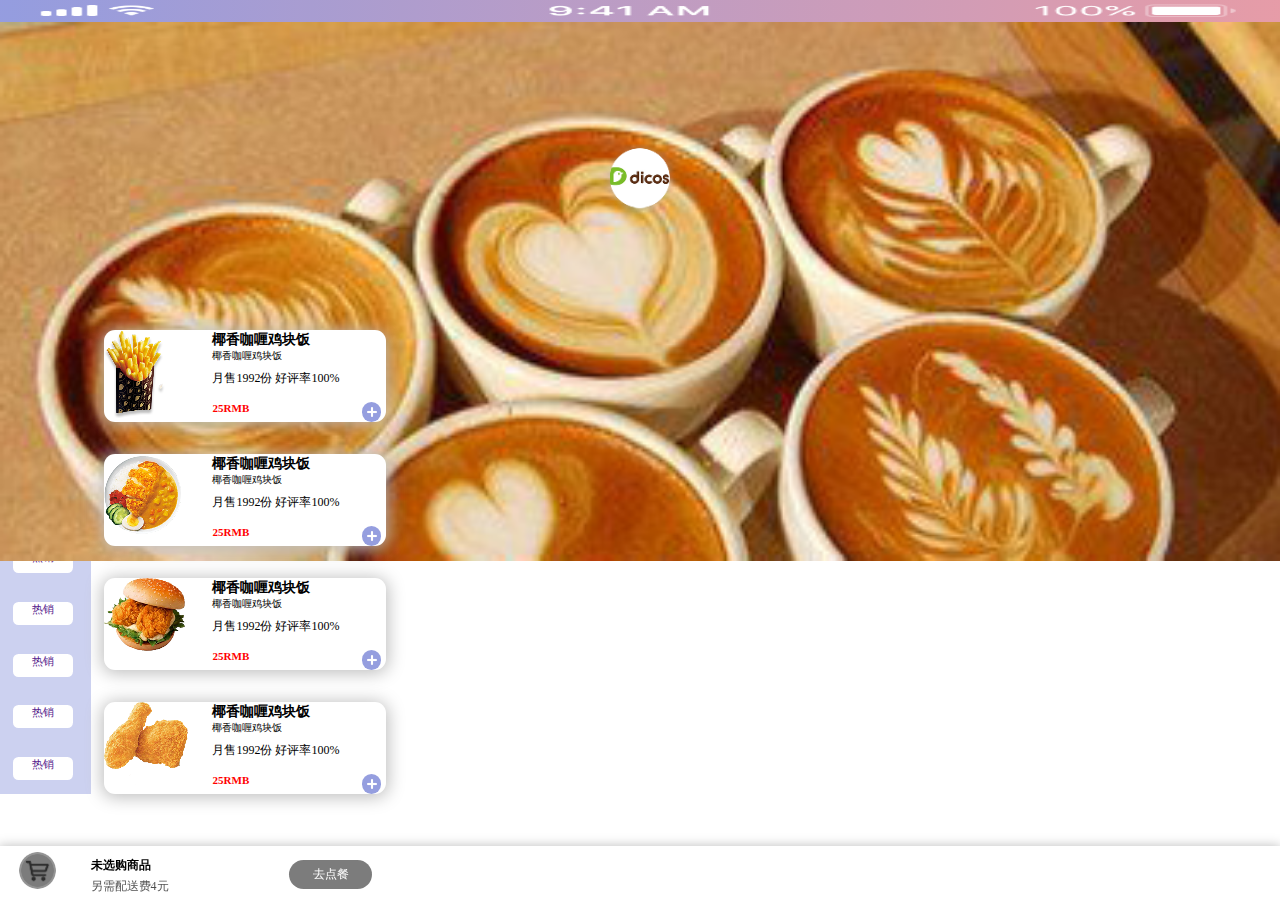
<file: busniess.html>
<!DOCTYPE html>
<html lang="en">
<head>
    <meta charset="UTF-8">
    <meta name="viewport" content="width=device-width">
    <link rel="stylesheet" href="./css/busniess.css">
    <title>busniess</title>
</head>
<body>
    <div class="top">
        <img src="./images/header.png" alt="">
    </div>
    <header class="header">
        <div class="container">
            <img src="./images/busniess/Bheader.png" alt="">
            <a href="">
                <i></i>
            </a>
        </div>
        <div class="bottom">
            <img src="./images/busniess/title.png" alt="">
        </div>
    </header>
<!--header-->
    <div class="title">
        <h3>德克士(太原千峰店)</h3>
        <span>评价4.7</span><span>月售871单</span><span>商家配送约27分钟</span>
        <p>公告：欢迎光临，用餐高峰期提前下单，谢谢！</p>
    </div>
    <div id="box">
        <header id="headerTop">
            <a href="" style="color: rgb(0,0,0)">点餐</a>
            <a href="">评价</a>
            <a href="">商家</a>
        </header>
        <main id="main">
            <aside class="left">
                <ul>
                    <li>
                        <a href="">热销</a>
                    </li>
                    <li>
                       <a href="">热销</a>
                   </li>
                    <li>
                        <a href="">热销</a>
                    </li>
                    <li>
                        <a href="">热销</a>
                    </li>
                    <li>
                        <a href="">热销</a>
                    </li>
                    <li>
                        <a href="">热销</a>
                    </li>
                    <li>
                        <a href="">热销</a>
                    </li>
                    <li>
                        <a href="">热销</a>
                    </li>
                    <li>
                        <a href="">热销</a>
                    </li>
                </ul>
            </aside>
            <article class="right">
                <ul>
                    <li>
                        <a href="">
                            <img src="./images/busniess/list1.png" alt="">
                        </a>
                        <h3>椰香咖喱鸡块饭</h3>
                        <p>椰香咖喱鸡块饭</p>
                        <span>月售1992份  好评率100%</span>
                        <b>25RMB</b>
                        <a href="" class="jia">
                            <img src="./images/busniess/jia.png" alt="">
                        </a>
                    </li>
                    <li>
                        <a href="">
                            <img src="./images/busniess/list2.png" alt="">
                        </a>
                        <h3>椰香咖喱鸡块饭</h3>
                        <p>椰香咖喱鸡块饭</p>
                        <span>月售1992份  好评率100%</span>
                        <b>25RMB</b>
                        <a href="" class="jia">
                            <img src="./images/busniess/jia.png" alt="">
                        </a>
                    </li>
                    <li>
                        <a href="">
                            <img src="./images/busniess/list3.png" alt="">
                        </a>
                        <h3>椰香咖喱鸡块饭</h3>
                        <p>椰香咖喱鸡块饭</p>
                        <span>月售1992份  好评率100%</span>
                        <b>25RMB</b>
                        <a href="" class="jia">
                            <img src="./images/busniess/jia.png" alt="">
                        </a>
                    </li>
                    <li>
                        <a href="">
                            <img src="./images/busniess/list4.png" alt="">
                        </a>
                        <h3>椰香咖喱鸡块饭</h3>
                        <p>椰香咖喱鸡块饭</p>
                        <span>月售1992份  好评率100%</span>
                        <b>25RMB</b>
                        <a href="" class="jia">
                            <img src="./images/busniess/jia.png" alt="">
                        </a>
                    </li>
                </ul>
            </article>
        </main>
    </div>
<!--center-->
    <footer id="footer">
        <img src="./images/busniess/car1.png" alt="">
        <b>未选购商品</b>
        <p>另需配送费4元</p>
        <a href="">去点餐</a>
    </footer>
<!--footer-->
</body>
</html>
</file>
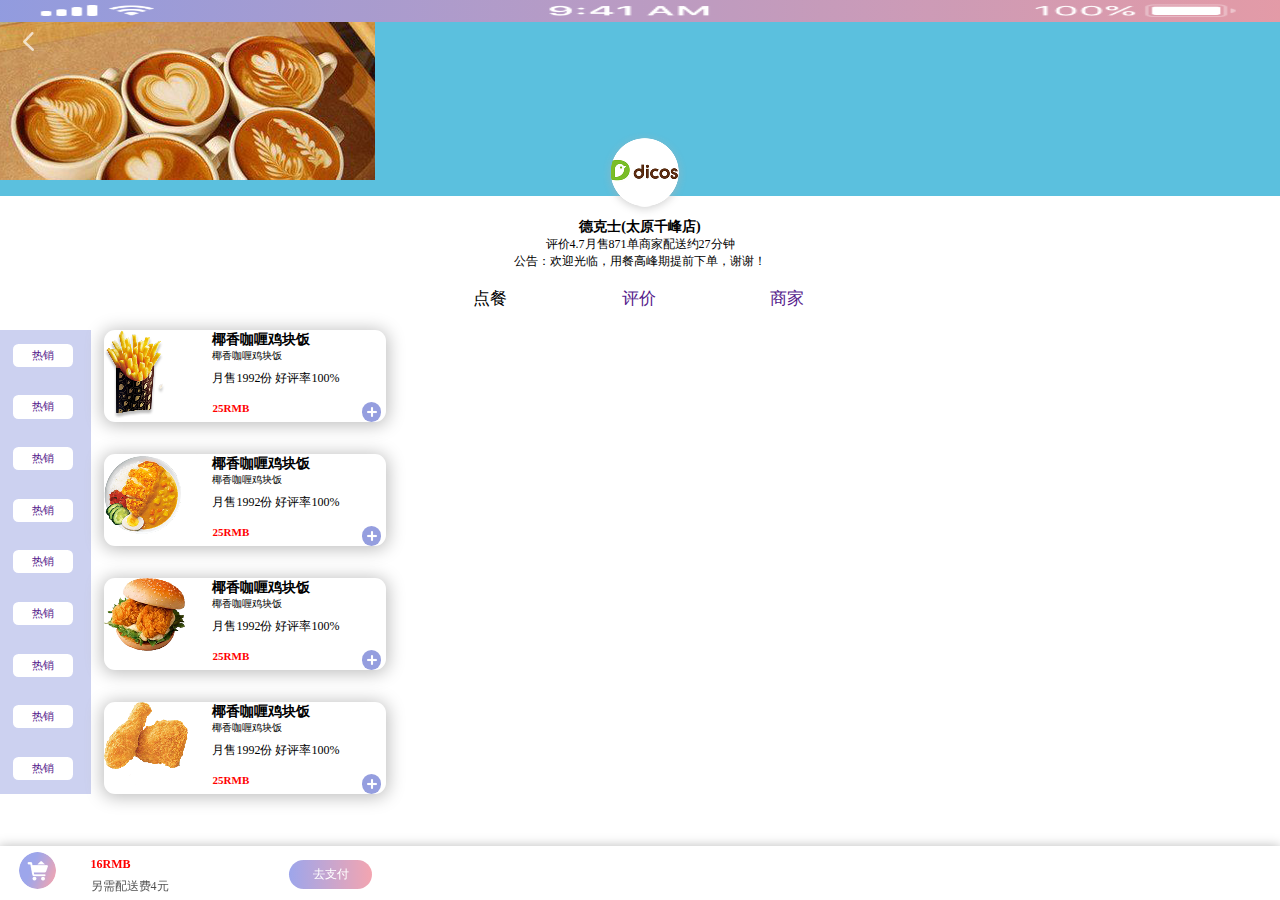
<file: busniess1.html>
<!DOCTYPE html>
<html lang="en">
<head>
    <meta charset="UTF-8">
    <meta name="viewport" content="width=device-width">
    <link rel="stylesheet" href="./css/busniess1.css">
    <title>busniess</title>
</head>
<body>

    <header class="header">
        <div class="top">
            <img src="./images/header.png" alt="">
        </div>
        <div class="container">
            <img src="./images/busniess/Bheader.png" alt="" class="topImg">
            <div class="returnBox">
                <a href="index.html"><img src="./images/return.png" alt=""></a>
            </div>
        </div>
        <div class="bottom">
            <img src="./images/busniess/title.png" alt="">
        </div>
    </header>
<!--header-->
    <div class="title">
        <h3>德克士(太原千峰店)</h3>
        <span>评价4.7</span><span>月售871单</span><span>商家配送约27分钟</span>
        <p>公告：欢迎光临，用餐高峰期提前下单，谢谢！</p>
    </div>
    <div id="box">
        <header id="headerTop">
            <a href="" style="color: rgb(0,0,0)">点餐</a>
            <a href="">评价</a>
            <a href="">商家</a>
        </header>
        <main id="main">
            <aside class="left">
                <ul>
                    <li>
                        <a href="">热销</a>
                    </li>
                    <li>
                       <a href="">热销</a>
                   </li>
                    <li>
                        <a href="">热销</a>
                    </li>
                    <li>
                        <a href="">热销</a>
                    </li>
                    <li>
                        <a href="">热销</a>
                    </li>
                    <li>
                        <a href="">热销</a>
                    </li>
                    <li>
                        <a href="">热销</a>
                    </li>
                    <li>
                        <a href="">热销</a>
                    </li>
                    <li>
                        <a href="">热销</a>
                    </li>
                </ul>
            </aside>
            <article class="right">
                <ul>
                    <li>
                        <a href="">
                            <img src="./images/busniess/list1.png" alt="">
                        </a>
                        <h3>椰香咖喱鸡块饭</h3>
                        <p>椰香咖喱鸡块饭</p>
                        <span>月售1992份  好评率100%</span>
                        <b>25RMB</b>
                        <a href="" class="jia">
                            <img src="./images/busniess/jia.png" alt="">
                        </a>
                    </li>
                    <li>
                        <a href="">
                            <img src="./images/busniess/list2.png" alt="">
                        </a>
                        <h3>椰香咖喱鸡块饭</h3>
                        <p>椰香咖喱鸡块饭</p>
                        <span>月售1992份  好评率100%</span>
                        <b>25RMB</b>
                        <a href="" class="jia">
                            <img src="./images/busniess/jia.png" alt="">
                        </a>
                    </li>
                    <li>
                        <a href="">
                            <img src="./images/busniess/list3.png" alt="">
                        </a>
                        <h3>椰香咖喱鸡块饭</h3>
                        <p>椰香咖喱鸡块饭</p>
                        <span>月售1992份  好评率100%</span>
                        <b>25RMB</b>
                        <a href="" class="jia">
                            <img src="./images/busniess/jia.png" alt="">
                        </a>
                    </li>
                    <li>
                        <a href="">
                            <img src="./images/busniess/list4.png" alt="">
                        </a>
                        <h3>椰香咖喱鸡块饭</h3>
                        <p>椰香咖喱鸡块饭</p>
                        <span>月售1992份  好评率100%</span>
                        <b>25RMB</b>
                        <a href="" class="jia">
                            <img src="./images/busniess/jia.png" alt="">
                        </a>
                    </li>
                </ul>
            </article>
        </main>
    </div>
<!--center-->
    <footer id="footer">
        <img src="./images/busniess/ca2.png" alt="">
        <b>16RMB</b>
        <p>另需配送费4元</p>
        <a href="firm order.html">去支付</a>
    </footer>
<!--footer-->
</body>
</html>
</file>
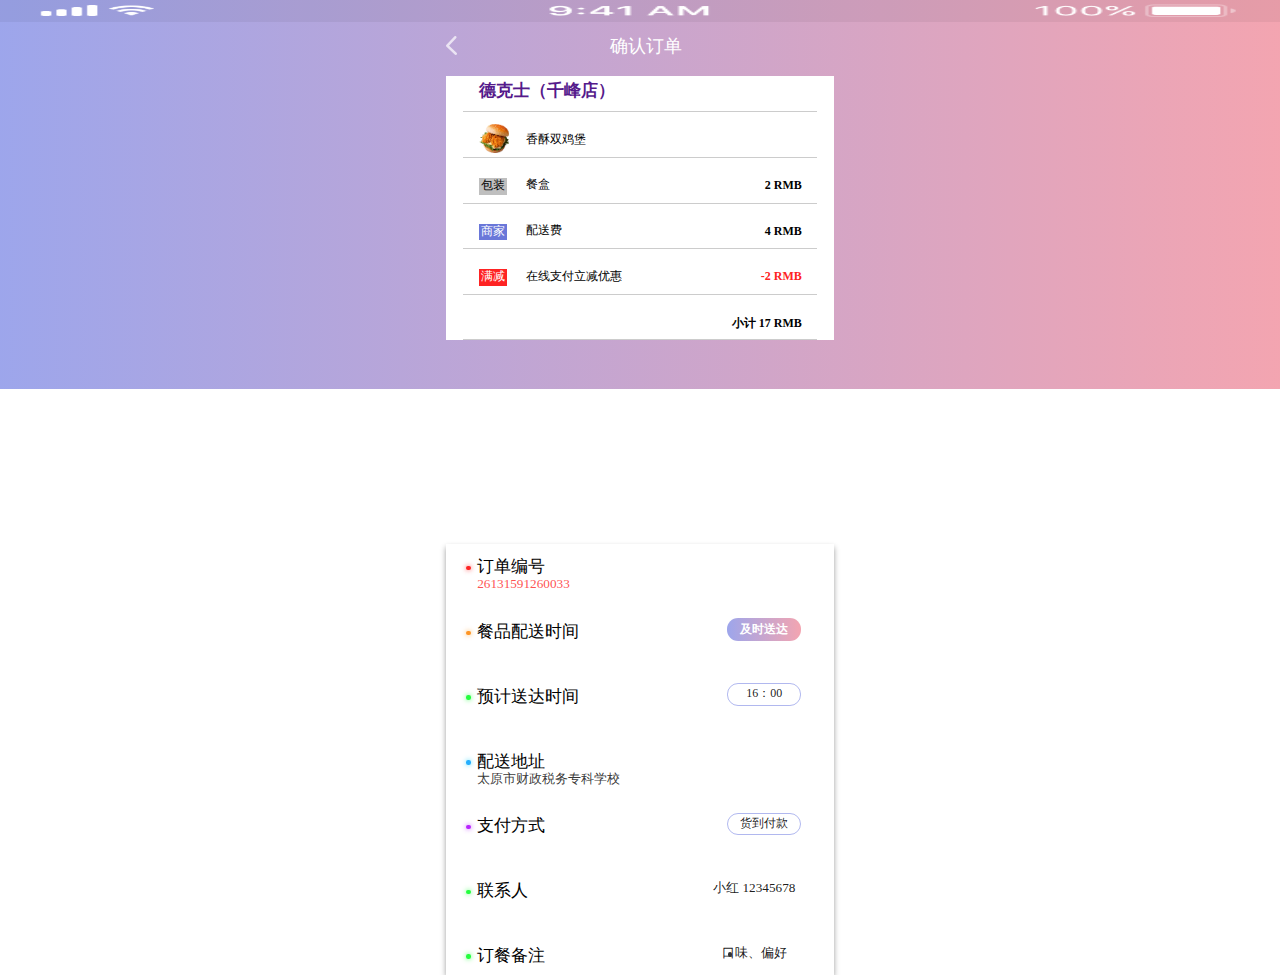
<file: firm order.html>
<!DOCTYPE html>
<html lang="en">
<head>
    <meta charset="UTF-8">
    <meta name="viewport" content="width=device-width">
    <link rel="stylesheet" href="./css/firm order.css">
    <title>firm order</title>
</head>
<body>
    <header class="header">
        <div class="top">
            <img src="./images/header.png" alt="">
        </div>
        <div class="container">
            <div class="topBar">
                <div class="returnBox">
                    <img src="./images/return.png" alt="">
                </div>
                <p>确认订单</p>
                <div class="firm">
                    <ul>
                        <li>
                            <a href="">德克士（千峰店）</a>
                        </li>
                        <li>
                            <img src="./images/busniess/list3.png" alt="">
                            <p>香酥双鸡堡</p>
                        </li>
                        <li>
                            <span>包装</span>
                            <p>餐盒</p>
                            <b>2 RMB</b>
                        </li>
                        <li>
                            <span style="background: rgb(106,119,217);color: #ffffff">商家</span>
                            <p>配送费</p>
                            <b>4 RMB</b>
                        </li>
                        <li>
                            <span style="background: rgb(254,35,35);color: #ffffff">满减</span>
                            <p>在线支付立减优惠</p>
                            <b style="color: rgb(254,35,35)">-2 RMB</b>
                        </li>
                        <li>
                            <b>小计 17 RMB</b>
                        </li>
                    </ul>
                </div>
                <div class="orderInfo">
                    <ul>
                        <li>
                            <a href="">
                                <i class="i1"></i>
                                <p>订单编号</p>
                                <span>26131591260033</span>
                            </a>
                        </li>
                        <li>
                            <a href="">
                                <i class="i2"></i>
                                <p>餐品配送时间</p>
                                <b class="li1">及时送达</b>
                            </a>
                        </li>
                        <li>
                            <a href="">
                                <i class="i3"></i>
                                <p>预计送达时间</p>
                                <b class="li3">16：00</b>
                            </a>
                        </li>
                        <li>
                            <a href="">
                                <i class="i4"></i>
                                <p>配送地址</p>
                                <span style="color: rgba(0,0,0,0.8)">太原市财政税务专科学校</span>
                                <b></b>
                            </a>
                        </li>
                        <li>
                            <a href="">
                                <i class="i5"></i>
                                <p>支付方式</p>
                                <b class="li3">货到付款</b>
                            </a>
                        </li>
                        <li>
                            <a href="">
                                <i class="i3"></i>
                                <p>联系人</p>
                                <b class="li2">小红 12345678</b>
                            </a>
                        </li>
                        <li>
                            <a href="">
                                <i class="i3"></i>
                                <p>订餐备注</p>
                                <b class="li2">口味、偏好<i class="iconfont icon-arrowright i6">
                                </i></b>
                            </a>
                        </li>
                    </ul>
                </div>
            </div>
        </div>
    </header>
<!--header-->
    <div class="firmPay">
        <p>确认支付</p>
    </div>
<!--footer-->
</body>
</html>
</file>
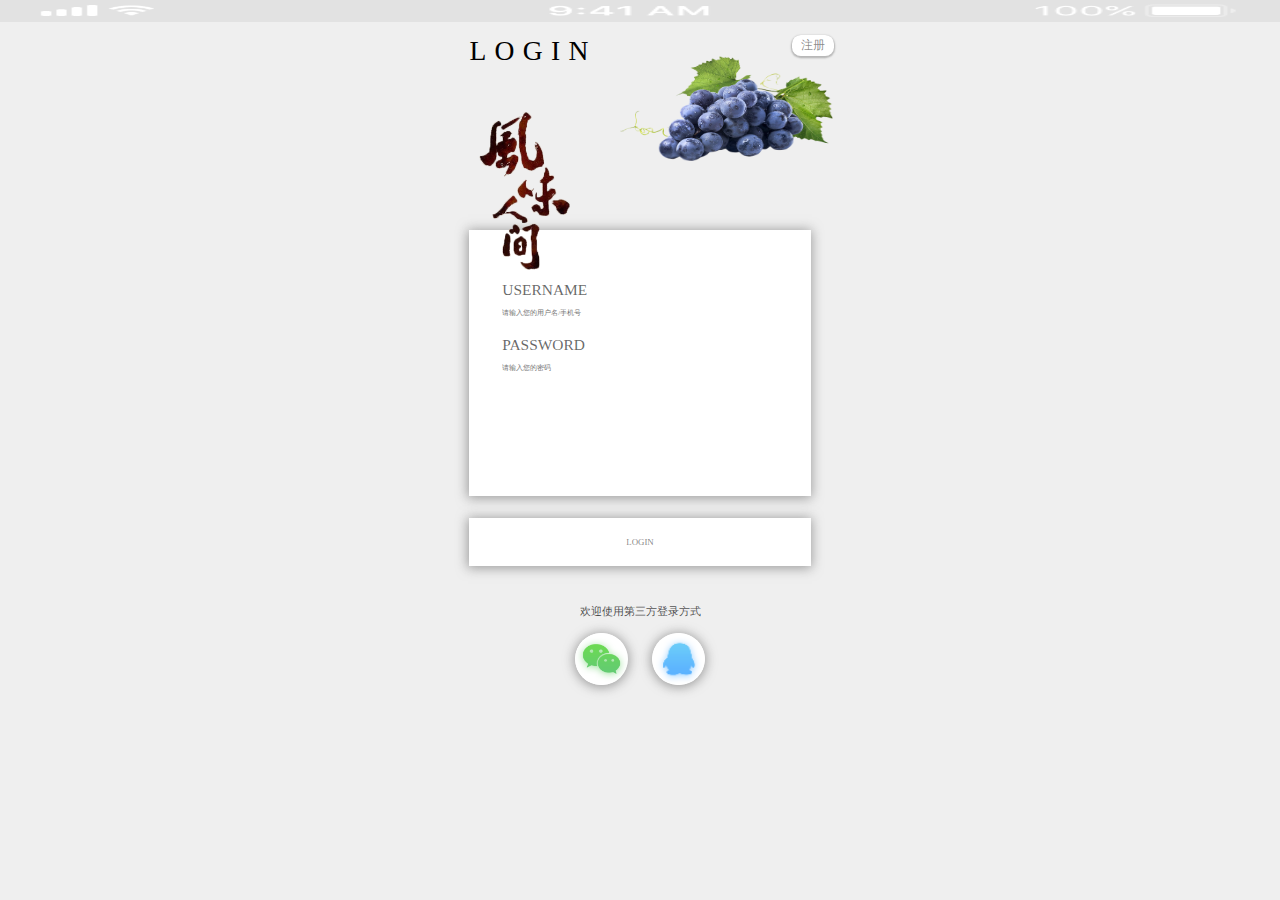
<file: login.html>
<!DOCTYPE html>
<html lang="en">
<head>
    <meta charset="UTF-8">
    <meta name="viewport" content="width=device-width">
    <title>login</title>
    <link rel="stylesheet" href="./css/login.css">
</head>
<body>
    <header class="header">
        <div class="top">
            <img src="./images/header.png" alt="">
        </div>
        <div class="loginBox">
            <span>LOGIN</span>
            <a href="sign up.html">注册</a>
        </div>
        <div class="container">
            <img class="head2" src="./images/login/head2.png" alt="">
            <img class="head1" src="./images/login/head1.png" alt="">
        <!--</div>-->
    </header>
<!--header-->
    <ul class="list">
        <li>
            <h3>USERNAME</h3>
            <input type="text" placeholder="请输入您的用户名/手机号">
        </li>
        <li>
            <h3>PASSWORD</h3>
            <input type="password" placeholder="请输入您的密码">
        </li>
        <li></li>
    </ul>
<!--write-->
    <div class="login">
        <a href="index.html"><p>LOGIN</p></a>
    </div>
<!--login-->
    <div class="other">
        <p>欢迎使用第三方登录方式</p>
        <div class="otherBox">
            <a href="">
                <img src="./images/login/wechat.png" alt="">
            </a>
            <a href="">
                <img src="./images/login/qq.png" alt="">
            </a>
        </div>
    </div>
<!--other-->
</body>
</html>
</file>
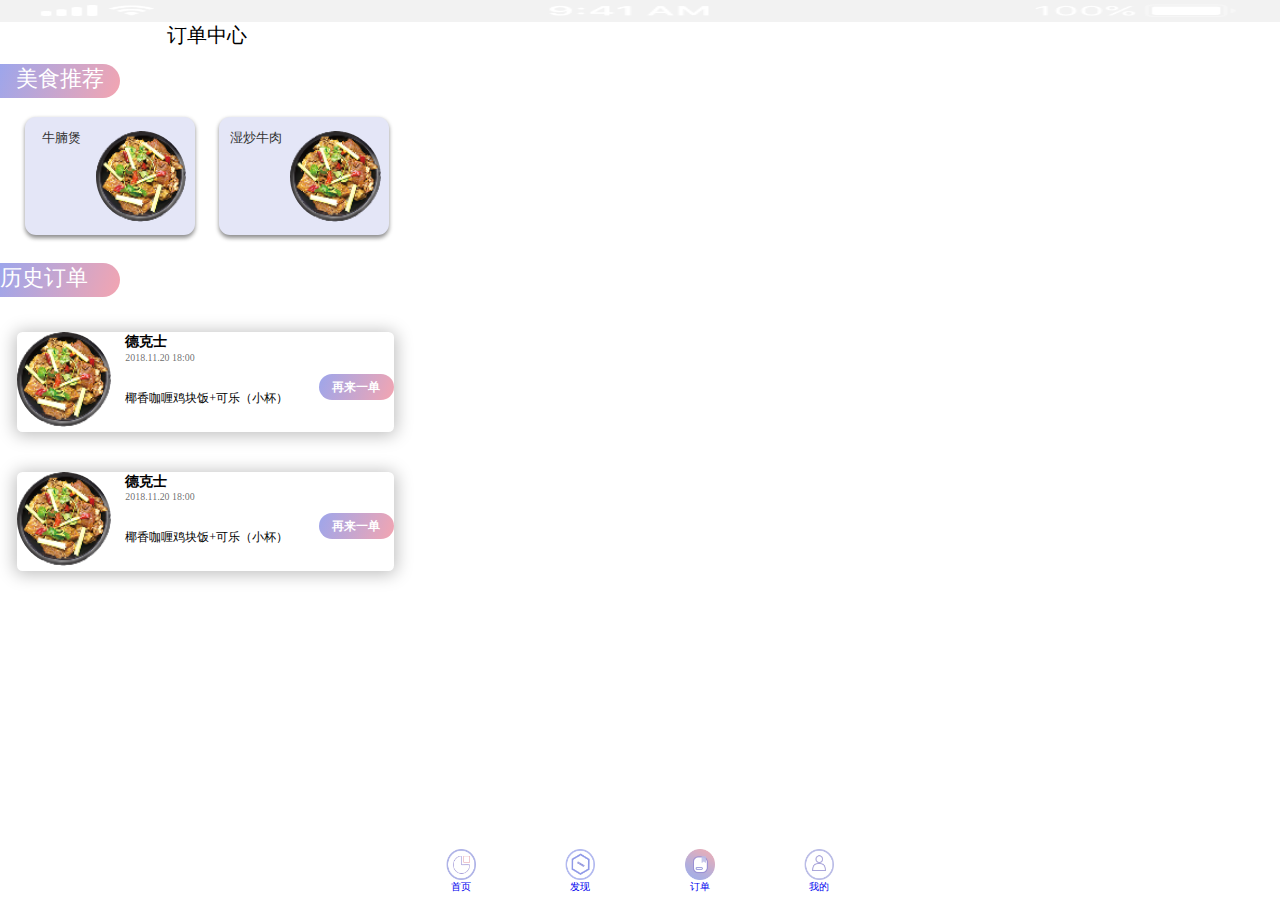
<file: order.html>
<!DOCTYPE html>
<html lang="en">
<head>
    <meta charset="UTF-8">
    <meta name="viewport" content="width=device-width">
    <link rel="stylesheet" href="./css/order.css">
    <title>order</title>
</head>
<body>
    <header class="header">
        <div class="top">
            <img src="./images/header.png" alt="">
        </div>
        <p>订单中心</p>
    </header>
<!--header-->
    <div class="recommend1">
        <p>美食推荐</p>
        <ul class="recommendItem">
            <li>
                <p>牛腩煲</p>
                <!--<span style="font-size: 0.18rem">88RMB</span>-->
                <img src="./images/niu.png" alt="">
            </li>
            <li>
                <p>湿炒牛肉</p>
                <!--<span style="font-size: 0.18rem">88RMB</span>-->
                <img src="./images/niu.png" alt="">
            </li>
        </ul>
    </div>
<!--美食推荐-->
    <div class="recommend2">
        <p>历史订单</p>
        <ul class="recommend2Item2">
            <li>
                <img src="./images/niu.png" alt="">
                <h3>德克士</h3>
                <p>2018.11.20 18:00</p>
                <span>椰香咖喱鸡块饭+可乐（小杯）</span>
                <b>再来一单</b>
            </li>
            <li>
                <img src="./images/niu.png" alt="">
                <h3>德克士</h3>
                <p>2018.11.20 18:00</p>
                <span>椰香咖喱鸡块饭+可乐（小杯）</span>
                <b>再来一单</b
            </li>
        </ul>
    </div>
    <!--历史订单-->
    <footer class="footer">
        <div class="footContainer">
            <a class="footBox" href="index.html">
                <img src="./images/foot5.png" alt="">
                <p>首页</p>
            </a>
            <a class="footBox" href="busniess.html">
                <img src="./images/foot2.png" alt="">
                <p>发现</p>
            </a>
            <a class="footBox" href="order.html">
                <img src="./images/foot7.png" alt="">
                <p>订单</p>
            </a>
            <a class="footBox" href="personal.html">
                <img src="./images/foot4.png" alt="">
                <p>我的</p>
            </a>
        </div>
    </footer>
</body>
</html>
</file>
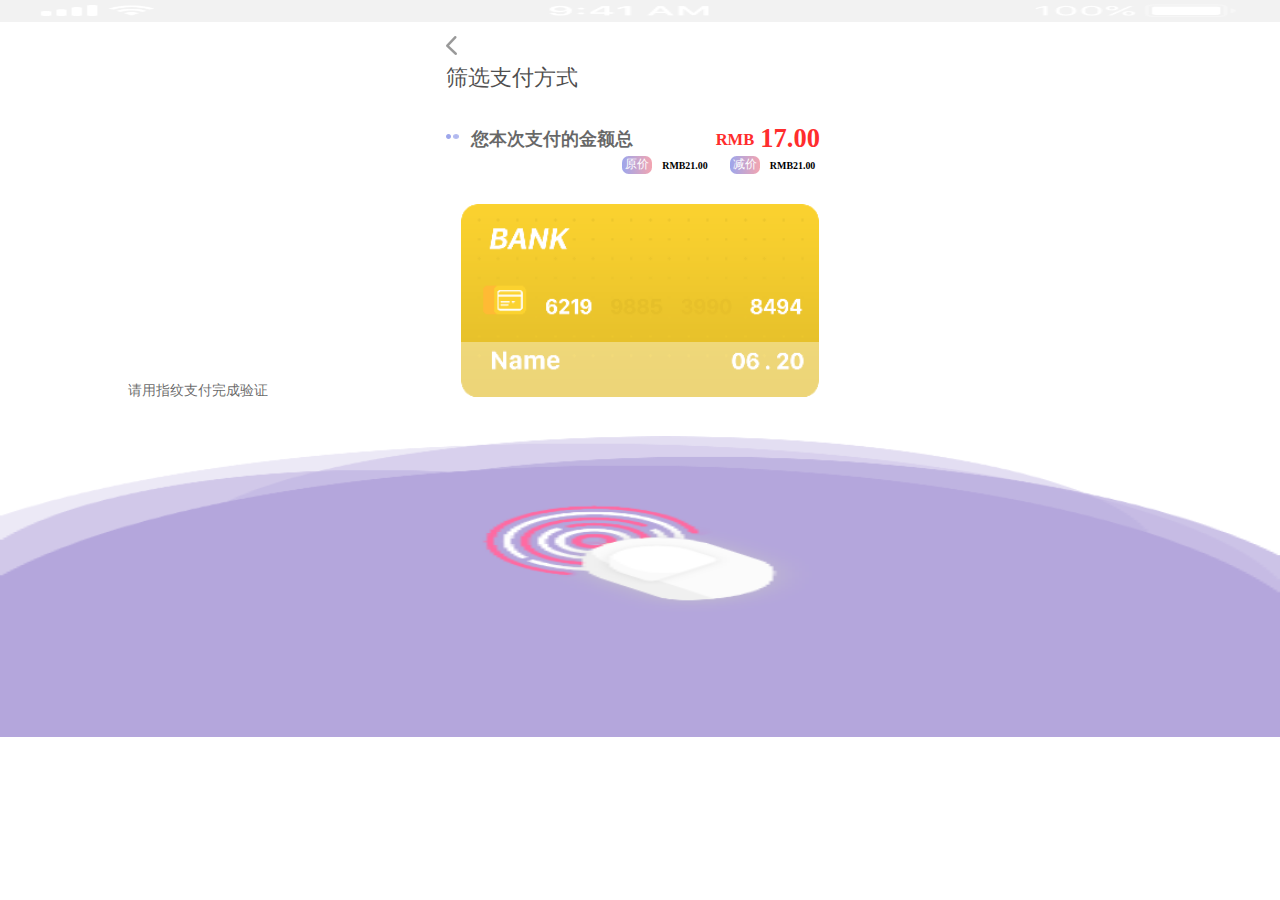
<file: pay.html>
<!DOCTYPE html>
<html lang="en">
<head>
    <meta charset="UTF-8">
    <meta name="viewport" content="width=device-width">
    <link rel="stylesheet" href="./css/pay.css">
    <title>pay</title>
</head>
<body>
    <header class="header">
        <div class="top">
            <img src="./images/header.png" alt="">
        </div>
        <div class="container">
            <div class="topBar">
                <div class="returnBox">
                    <img src="./images/pay/return.png" alt="">
                </div>
                <p>筛选支付方式</p>
            </div>
        </div>
    </header>
<!--header-->
    <div class="money">
        <div class="imgBox">
            <img src="./images/pay/1.png" alt="">
            <img src="./images/pay/2.png" alt="">
        </div>
        <h2>您本次支付的金额总</h2>
        <h3>RMB</h3>
        <span>17.00</span>
        <ul>
            <li>
                <p>原价</p>
                <b>RMB21.00</b>
            </li>
            <li>
                <p>减价</p>
                <b>RMB21.00</b>
            </li>
        </ul>
    </div>
    <img src="images/pay/card.png" alt="" class="bank">
<!--method-->
    <div id="pay">
        <p>请用指纹支付完成验证</p>
        <img src="images/pay/pay.png" alt="">
    </div>
<!---->
</body>
</html>
</file>
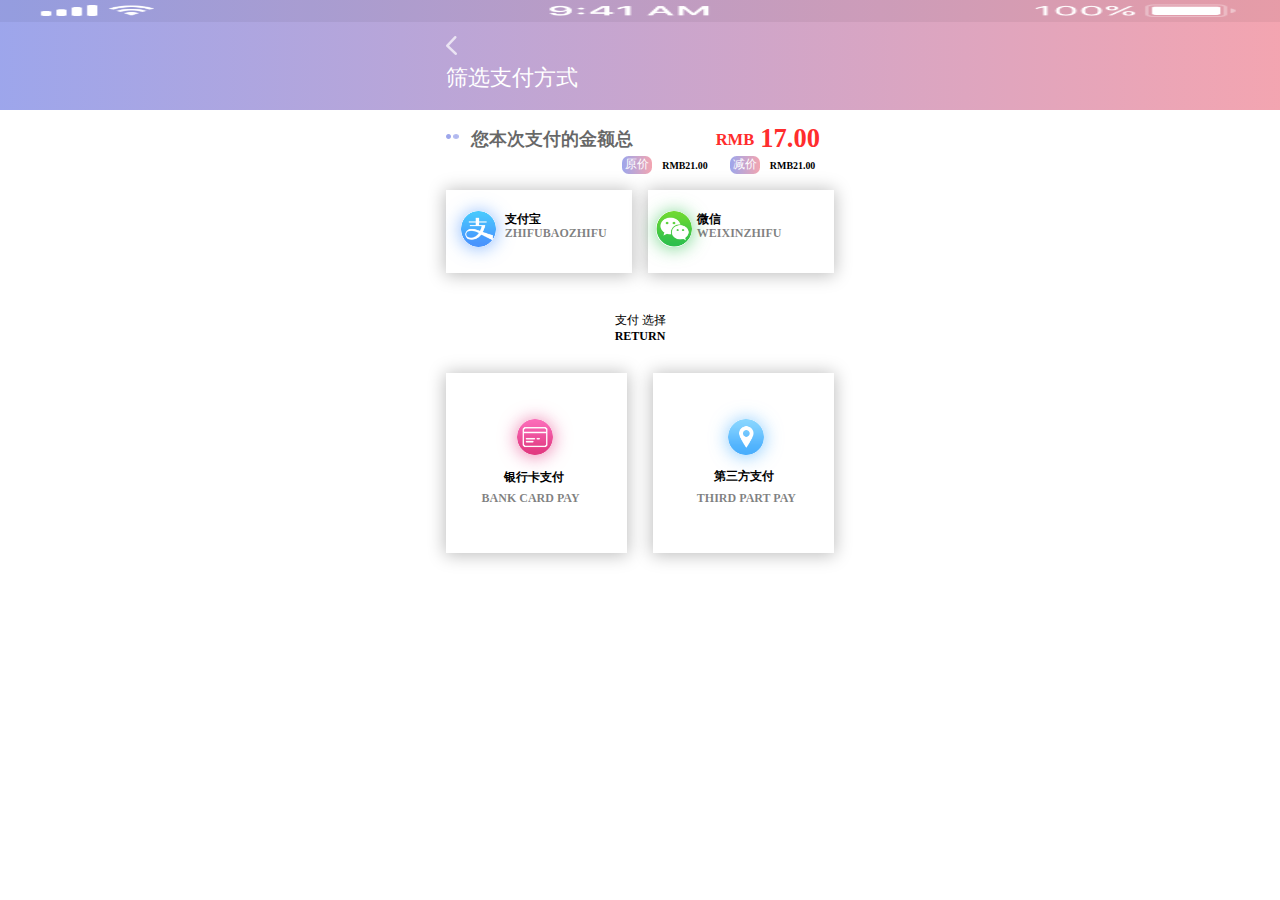
<file: payment method.html>
<!DOCTYPE html>
<html lang="en">
<head>
    <meta charset="UTF-8">
    <meta name="viewport" content="width=device-width">
    <link rel="stylesheet" href="./css/method.css">
    <title>payment method</title>
</head>
<body>
    <header class="header">
        <div class="top">
            <img src="./images/header.png" alt="">
        </div>
        <div class="container">
            <div class="topBar">
                <div class="returnBox">
                    <img src="./images/return.png" alt="">
                </div>
                <p>筛选支付方式</p>
            </div>
        </div>
    </header>
<!--header-->
    <div class="method">
        <div class="money">
            <div class="imgBox">
                <img src="./images/pay/1.png" alt="">
                <img src="./images/pay/2.png" alt="">
            </div>
            <h2>您本次支付的金额总</h2>
            <h3>RMB</h3>
            <span>17.00</span>
            <ul>
                <li>
                    <p>原价</p>
                    <b>RMB21.00</b>
                </li>
                <li>
                    <p>减价</p>
                    <b>RMB21.00</b>
                </li>
            </ul>
        </div>
        <div class="money2">
            <ul>
                <li>
                    <img src="./images/alipay.png" alt="">
                    <p>支付宝</p>
                    <b>ZHIFUBAOZHIFU</b>
                </li>
                <li class="list1">
                    <img src="./images/Wechat.png" alt="">
                    <p>微信</p>
                    <b>WEIXINZHIFU</b>
                </li>
            </ul>
        </div>
    </div>
<!--method-->
    <div class="choice">
        <div class="choice1">
            <p>支付 选择</p>
            <b>RETURN</b>
        </div>
        <div class="choiceList">
            <ul>
                <li>
                    <img src="./images/card.png" alt="">
                    <p>银行卡支付</p>
                    <b>BANK CARD PAY</b>
                </li>
                <li class="list2">
                    <img src="./images/other.png" alt="">
                    <p>第三方支付</p>
                    <b>THIRD PART PAY</b>
                </li>
            </ul>
        </div>
    </div>
<!---->
</body>
</html>
</file>
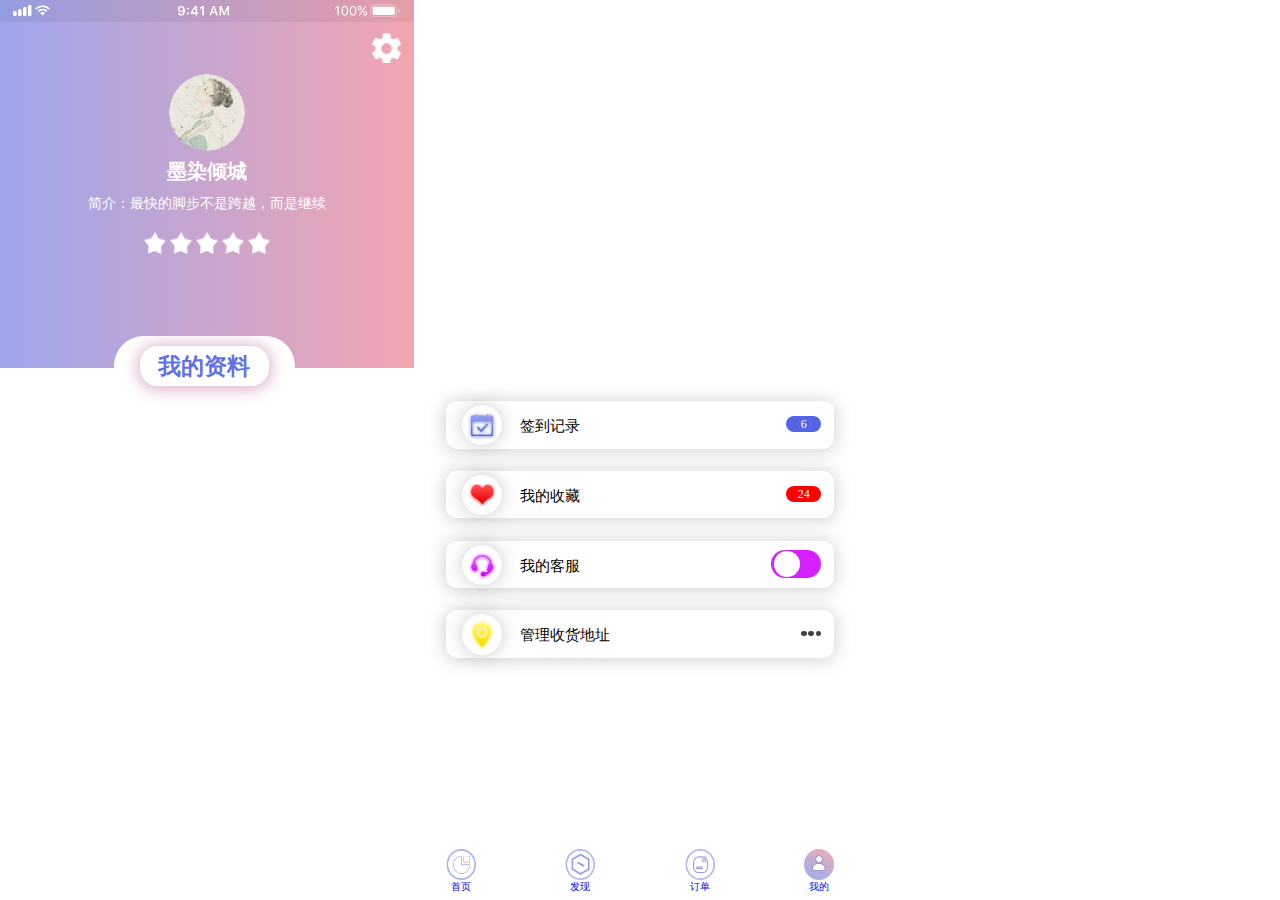
<file: personal.html>
<!DOCTYPE html>
<html lang="en">
<head>
    <meta charset="UTF-8">
    <meta name="viewport" content="width=device-width">
    <link rel="stylesheet" href="./css/personal.css">
    <title>personal</title>
</head>
<body>
    <header class="header">
        <div class="top">
            <img src="./images/header.png" alt="">
        </div>
        <div class="container">
            <div class="topBar">
                <div class="setBox">
                    <a href="">
                        <img src="./images/personal/set.png" alt="">
                    </a>
                </div>
                <div class="personal">
                    <img src="./images/personal/head.png" alt="">
                    <b>墨染倾城</b>
                    <p>简介：最快的脚步不是跨越，而是继续</p>
                    <span><img src="./images/personal/star.png" alt=""></span>
                </div>
                <div class="per">
                    <p>我的资料</p>
                </div>
            </div>
        </div>
    </header>
<!--header-->
    <div class="info">
        <ul>
            <li>
                <img src="./images/personal/p1.png" alt="">
                <p>签到记录</p>
                <span>6</span>
            </li>
            <li>
                <img src="./images/personal/p2.png" alt="">
                <p>我的收藏</p>
                <span style="background: red">24</span>
            </li>
            <li>
                <img src="./images/personal/p3.png" alt="">
                <p>我的客服</p>
                <div class="serBox">
                    <div class="serIn"></div>
                </div>
            </li>
            <li>
                <img src="./images/personal/p4.png" alt="">
                <p>管理收货地址</p>
                <div class="adBox">
                    <div class="adIn"></div>
                    <div class="adIn"></div>
                    <div class="adIn"></div>
                </div>
            </li>
        </ul>
    </div>
<!--美食推荐-->
    <footer class="footer">
        <div class="footContainer">
            <a class="footBox" href="index.html">
                <img src="./images/foot5.png" alt="">
                <p>首页</p>
            </a>
            <a class="footBox" href="busniess.html">
                <img src="./images/foot2.png" alt="">
                <p>发现</p>
            </a>
            <a class="footBox" href="order.html">
                <img src="./images/foot3.png" alt="">
                <p>订单</p>
            </a>
            <a class="footBox" href="personal.html">
                <img src="images/foot6.png" alt="">
                <p>我的</p>
            </a>
        </div>
    </footer>
</body>
</html>
</file>
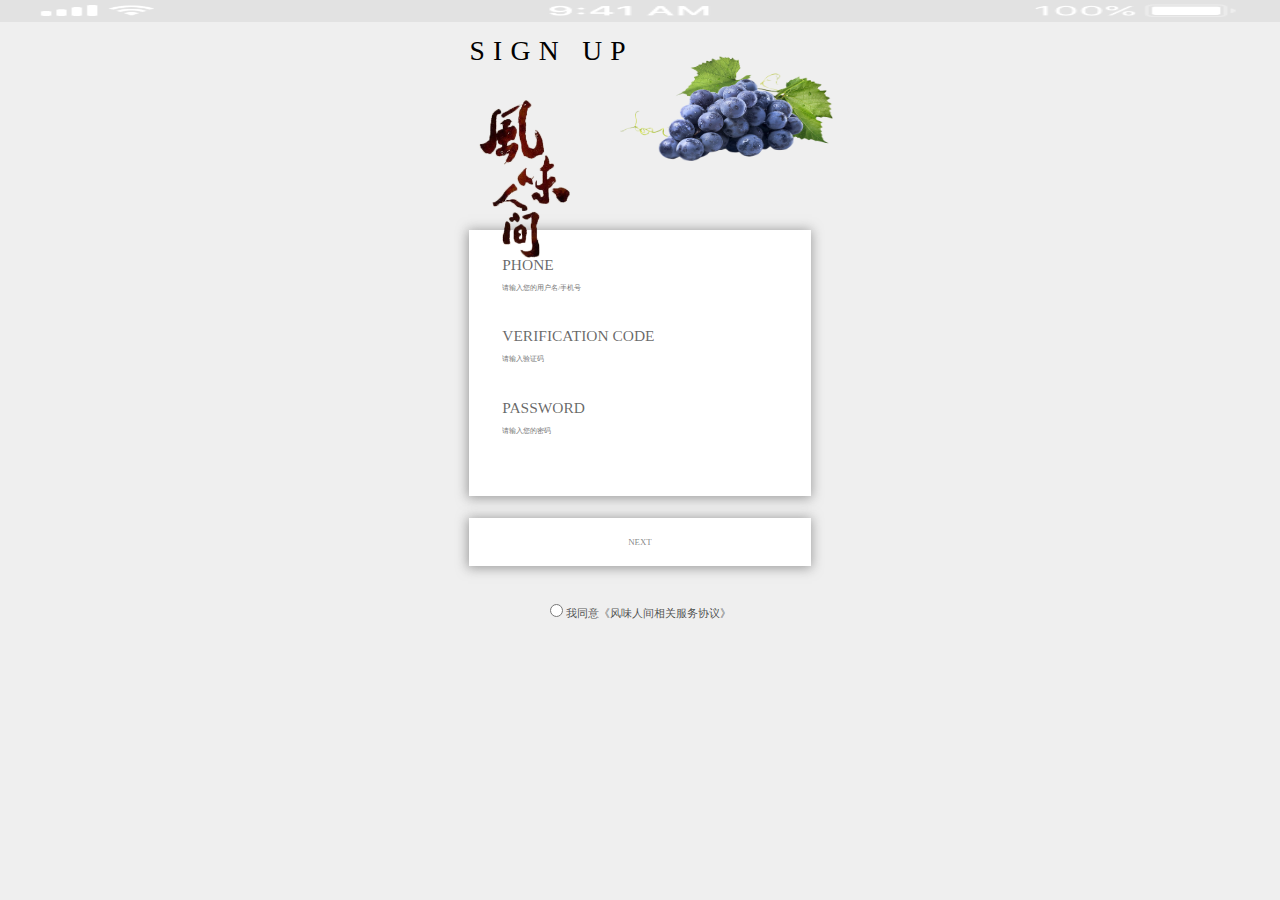
<file: sign up.html>
<!DOCTYPE html>
<html lang="en">
<head>
    <meta charset="UTF-8">
    <meta name="viewport" content="width=device-width">
    <title>sign up</title>
    <link rel="stylesheet" href="./css/sign up.css">
</head>
<body>
    <header class="header">
        <div class="top">
            <img src="./images/header.png" alt="">
        </div>
        <div class="loginBox">
            <span>SIGN UP</span>
        </div>
        <div class="container">
            <img class="head2" src="./images/login/head2.png" alt="">
            <img class="head1" src="./images/login/head1.png" alt="">
        </div>
    </header>
    <!--header-->
    <ul class="list">
        <li>
            <p>PHONE</p>
            <input type="text" placeholder="请输入您的用户名/手机号">
        <li>
            <p>VERIFICATION CODE</p>
            <input type="text" placeholder="请输入验证码">
        </li>
        <li>
            <p>PASSWORD</p>
            <input type="password" placeholder="请输入您的密码">
    </ul>
    <!--write-->
    <div class="login">
        <a href="index.html"><p>NEXT</p></a>
    </div>
    <!--login-->
    <div class="other">
        <input type="radio">
        <span>我同意《风味人间相关服务协议》</span>
    </div>
    <!--other-->
</body>
</html>
</file>
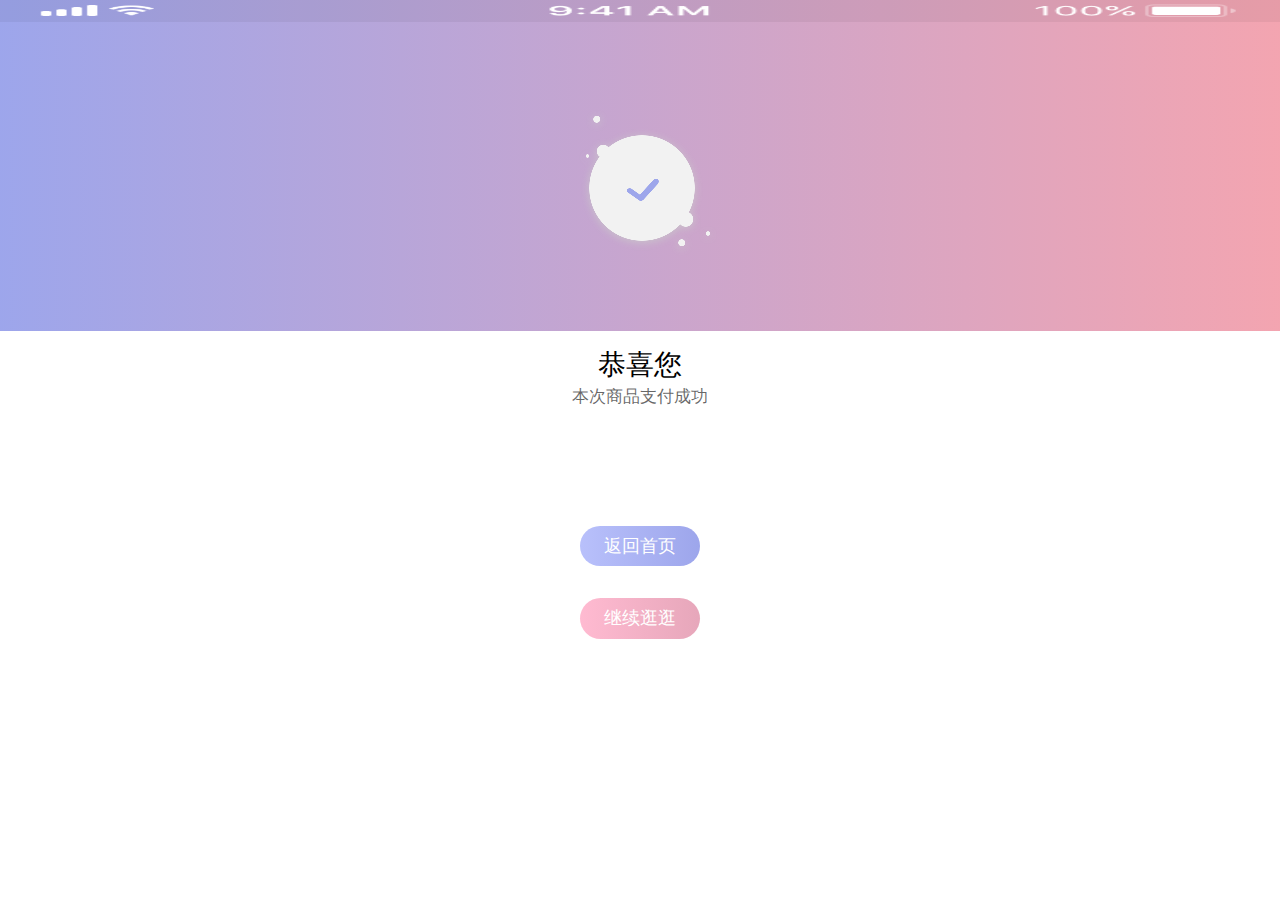
<file: success payment.html>
<!DOCTYPE html>
<html lang="en">
<head>
    <meta charset="UTF-8">
    <meta name="viewport" content="width=device-width">
    <link rel="stylesheet" href="./css/success payment.css">
    <title>success payment</title>
</head>
<body>
    <header class="header">
        <div class="top">
            <img src="./images/header.png" alt="">
        </div>
        <div class="container">
            <div class="topBar">
                <div class="returnBox">
                    <i class="iconfont"></i>
                </div>
                <div class="payBox">
                    <img src="images/pay/success.png" alt="">
                </div>
            </div>
        </div>
    </header>
<!--header-->
    <div class="center">
        <p>恭喜您</p>
        <span>本次商品支付成功</span>
    </div>
<!---->
    <div class="return1">
        <p>返回首页</p>
    </div>
    <div class="return2">
        <p>继续逛逛</p>
    </div>
<!--footer-->
</body>
</html>
</file>
<file: css/busniess.css>
@import "base.css";
.top{
    width: 100%;
    height: 0.4rem;
    background-image: linear-gradient(to left,rgba(243,163,175,0.98),
    rgba(155,164,235,0.98));
}
.top img{
    width: 100%;
    height: 0.4rem;
}
.header{
    width: 100%;
    height: 3.15rem;
    position: relative;
}
.header img{
    width: 100%;
    height: 100%;
}
.bottom{
    width: 1.36rem;
    height: 1.36rem;
    border-radius: 50%;
    position: absolute;
    top: 2.57rem;
    left: 0;
    right: 0;
    bottom: 0;
    margin: auto;
}
/*header*/
.title{
    margin-top: 0.38rem;
    width: 100%;
    height: 1.04rem;
    text-align: center;
}
/*title*/
#box{
    width: 100%;
    height: 10.42rem;
    background: #ffffff;
    display: flex;
    flex-direction: column;
}
#headerTop{
    width: 6.04rem;
    height: 0.75rem;
    margin: 0 auto;
    display: flex;
    justify-content: space-between;
}
#headerTop a{
    width: 0.67rem;
    height: 0.29rem;
    font-size: 0.30rem;
    margin-top: 0.25rem;
}
#main{
    margin-top: 0.27rem;
    width: 100%;
    height: 9.68rem;
    flex-grow: 1;
    display: flex;
}
.left{
    width: 1.64rem;
    height: 8.42rem;
    background: rgba(149, 158, 223, 0.48);
}
.left ul{
    width: 100%;
    height: 100%;
    display: flex;
    flex-direction: column;
    justify-content: space-around;
}
.left ul li{
    font-size: 0.2rem;
    width: 1.09rem;
    height: 0.42rem;
    background: #ffffff;
    border-radius: 0.1rem;
    text-align: center;
    margin-left: 0.24rem;
}
.right{
    width: auto;
    height: 8.42rem;
    flex-grow: 1;
    background: #ffffff;
}
.right ul{
    width: 100%;
    height: 100%;
    display: flex;
    flex-direction: column;
    justify-content: space-between;
}
.right ul li{
    width: 5.11rem;
    height: 1.68rem;
    background: #ffffff;
    box-shadow: 0 0.02rem 0.3rem 0.02rem #bcbcbc;
    border-radius: 0.2rem;
    margin-left: 0.24rem;
    position: relative;
}
.right li a{
    width: 1.61rem;
    height: 100%;
}
.right li h3{
    width: 2.8rem;
    height: 0.25rem;
    font-size: 0.26rem;
    position: absolute;
    top: 0rem;
    left: 1.97rem;
}
.right li p{
    width: 2.8rem;
    height: 0.18rem;
    font-size: 0.18rem;
    position: absolute;
    top: 0.36rem;
    left: 1.97rem;
}
.right li span{
    width: 2.8rem;
    height: 0.18rem;
    position: absolute;
    top: 0.73rem;
    left: 1.97rem;
}
.right li b{
    width: 2.8rem;
    height: 0.14rem;
    font-size: 0.20rem;
    color: red;
    position: absolute;
    top: 1.32rem;
    left: 1.97rem;
}
.right .jia{
    width: 0.35rem;
    height: 0.35rem;
    border-radius: 50%;
    position: absolute;
    top: 1.32rem;
    background: #959edf;
    left: 4.68rem;
}
.right .jia img{
    position: absolute;
    left: 0;
    top: 0;
    right: 0;
    bottom: 0;
    margin: auto;
}
/*center*/
#footer{
    width: 100%;
    height: 0.98rem;
    background: #ffffff;
    box-shadow: 0 0.02rem 0.2rem 0.02rem #bcbcbc;
    position: relative;
    position: fixed;
    bottom: 0;
    right: 0;
}
#footer img{
    width: 0.67rem;
    height: 0.67rem;
    border-radius: 50%;
    background: #cccccc;
    position: absolute;
    top: 0.11rem;
    left: 0.35rem;
}
#footer b{
    width: 1.44rem;
    height: 0.23rem;
    position: absolute;
    top: 0.2rem;
    left: 1.64rem;
}
#footer p{
    width: 1.64rem;
    height: 0.21rem;
    color: rgba(0,0,0,0.7);
    position: absolute;
    top: 0.59rem;
    left: 1.64rem;
}
#footer a{
    width: 1.50rem;
    height: 0.53rem;
    border-radius: 0.27rem;
    text-align: center;
    line-height: 0.53rem;
    color: #ffffff;
    background: rgb(124,124,124);
    position: absolute;
    top: 0.25rem;
    left: 5.24rem;
}
.footer{
    position: fixed;
    bottom: 0;
    right: 0;
    width: 100%;
    height: 1rem;
    margin-top: 10rem;
    background: #ffffff;
    border-top: 0.01rem solid rgba(0,0,0.0.4);


}
.footContainer{
    width: 7.04rem;
    height: 100%;
    min-height: 1px;
    margin: 0 auto;
    display: flex;
    justify-content: space-between;
}
.footBox{
    display: block;
    width: 0.55rem;
    height: 0.8rem;
    margin-top: 0.08rem;
}
.footBox img{
    /*display: block;*/
    width: 0.55rem;
    height: 0.55rem;
}
.footBox p{
    display: block;
    width: 0.55rem;
    height: 0.18rem;
    margin-top: 0.01rem;
    font-size: 0.18rem;
    text-align: center;
}
</file>
<file: css/busniess1.css>
@import "base.css";
.top{
    width: 100%;
    height: 0.4rem;
    background-image: linear-gradient(to left,rgba(243,163,175,0.98),
    rgba(155,164,235,0.98));
}
.top img{
    width: 100%;
    height: 0.4rem;
}
.header{
    width: 100%;
    height: 3.55rem;
    background: #5bc0de;
    position: relative;
}
.contanier img{
    width: 100%;
    height: 100%;
    background: #5bc0de;
}
.bottom{
    width: 1.36rem;
    height: 1.36rem;
    border-radius: 50%;
    position: absolute;
    top: 2.57rem;
    left: 0;
    right: 0;
    bottom: 0;
    margin: auto;
}
/*header*/
.title{
    margin-top: 0.38rem;
    width: 100%;
    height: 1.04rem;
    text-align: center;
}
.returnBox{
    width: 0.22rem;
    height: 0.39rem;
    position: absolute;
    top: 0.58rem;
    left: 0.42rem;
    /*margin-left: 0.23rem;*/
}
/*title*/
#box{
    width: 100%;
    height: 10.42rem;
    background: #ffffff;
    display: flex;
    flex-direction: column;
    margin-bottom: 0.5rem;
}
#headerTop{
    width: 6.04rem;
    height: 0.75rem;
    margin: 0 auto;
    display: flex;
    justify-content: space-between;
}
#headerTop a{
    width: 0.67rem;
    height: 0.29rem;
    font-size: 0.30rem;
    margin-top: 0.25rem;
}
#main{
    margin-top: 0.27rem;
    width: 100%;
    height: 9.68rem;
    flex-grow: 1;
    display: flex;
}
.left{
    width: 1.64rem;
    height: 8.42rem;
    background: rgba(149, 158, 223, 0.48);
}
.left ul{
    width: 100%;
    height: 100%;
    display: flex;
    flex-direction: column;
    justify-content: space-around;
}
.left ul li{
    font-size: 0.2rem;
    width: 1.09rem;
    height: 0.42rem;
    line-height: 0.42rem;
    background: #ffffff;
    border-radius: 0.1rem;
    text-align: center;
    margin-left: 0.24rem;
}
.right{
    width: auto;
    height: 8.42rem;
    flex-grow: 1;
    background: #ffffff;
}
.right ul{
    width: 100%;
    height: 100%;
    display: flex;
    flex-direction: column;
    justify-content: space-between;
}
.right ul li{
    width: 5.11rem;
    height: 1.68rem;
    background: #ffffff;
    box-shadow: 0 0.02rem 0.3rem 0.02rem #bcbcbc;
    border-radius: 0.2rem;
    margin-left: 0.24rem;
    position: relative;
}
.right li a{
    width: 1.61rem;
    height: 100%;
}
.right li h3{
    width: 2.8rem;
    height: 0.25rem;
    font-size: 0.26rem;
    position: absolute;
    top: 0rem;
    left: 1.97rem;
}
.right li p{
    width: 2.8rem;
    height: 0.18rem;
    font-size: 0.18rem;
    position: absolute;
    top: 0.36rem;
    left: 1.97rem;
}
.right li span{
    width: 2.8rem;
    height: 0.18rem;
    position: absolute;
    top: 0.73rem;
    left: 1.97rem;
}
.right li b{
    width: 2.8rem;
    height: 0.14rem;
    font-size: 0.20rem;
    color: red;
    position: absolute;
    top: 1.32rem;
    left: 1.97rem;
}
.right .jia{
    width: 0.35rem;
    height: 0.35rem;
    border-radius: 50%;
    position: absolute;
    top: 1.32rem;
    background: #959edf;
    left: 4.68rem;
}
.right .jia img{
    position: absolute;
    left: 0;
    top: 0;
    right: 0;
    bottom: 0;
    margin: auto;
}
/*center*/
#footer{
    width: 100%;
    height: 0.98rem;
    background: #ffffff;
    box-shadow: 0 0.02rem 0.2rem 0.02rem #bcbcbc;
    position: relative;
    position: fixed;
    bottom: 0;
    right: 0;
}
#footer img{
    width: 0.67rem;
    height: 0.67rem;
    border-radius: 50%;
    position: absolute;
    top: 0.11rem;
    left: 0.35rem;
}
#footer b{
    width: 1.44rem;
    height: 0.23rem;
    position: absolute;
    top: 0.2rem;
    left: 1.64rem;
    color: red;
}
#footer p{
    width: 1.64rem;
    height: 0.21rem;
    color: rgba(0,0,0,0.7);
    position: absolute;
    top: 0.59rem;
    left: 1.64rem;
}
#footer a{
    width: 1.50rem;
    height: 0.53rem;
    border-radius: 0.27rem;
    text-align: center;
    line-height: 0.53rem;
    color: #ffffff;
    background-image: linear-gradient(to left,rgba(243,163,175,0.98),
    rgba(155,164,235,0.98));    position: absolute;
    top: 0.25rem;
    left: 5.24rem;
}
</file>
<file: css/firm order.css>
@import "base.css";
.header{
    width: 100%;
    height: 7.04rem;
    /*background: #333333;*/
    background-image: linear-gradient(to left,rgba(243,163,175,0.98),
    rgba(155,164,235,0.98));
    position: relative;
}
/*.topBar:before{
    content: "";
    display: block;
    width: 0.42rem;
}*/
.container{
    width: 7.04rem;
    height: 100%;
    min-height: 1px;
    margin: 0 auto;
}
.topBar{
    width: 100%;
    height: 0.88rem;
    display: flex;
    justify-content: flex-start;
    align-items: center;
}
.top{
    width: 100%;
    height: 0.4rem;
    /*background: #2e6da4;*/
}
.top img{
    width: 100%;
    height: 0.4rem;
}
.returnBox{
    width: 0.22rem;
    height: 0.39rem;
    /*margin-left: 0.23rem;*/
}
.returnBox~p{
     width: 7.50rem;
     font-size: 0.32rem;
     text-align: center;
    color: #ffffff;
 }
.firm{
    width: 7.04rem;
    height: 4.79rem;
    background: #ffffff;
    position: absolute;
    top: 0.5rem;
    left: 0;
    bottom: 0;
    right: 0;
    margin: auto;
}
.firm ul{
    width: 7.04rem;
    height: 4.79rem;
    display: flex;
    flex-direction: column;
    justify-content: space-between;
}
.firm li{
    width: 6.40rem;
    height: 0.66rem;
    border-bottom: 0.01rem solid rgba(0,0,0,0.2);
    margin: 0 auto;
    position: relative;
}
.firm a{
    font-size: 0.3rem;
    font-weight: 600;
    line-height: 0.56rem;
    margin-left: 0.29rem;
}
.firm img{
    width: 0.53rem;
    height: 0.53rem;
    position: absolute;
    top: 0.05rem;
    left: 0.29rem;
}
.firm p{
    position: absolute;
    top: 0.17rem;
    left: 1.13rem;
}
.firm span{
    width: 0.5rem;
    height: 0.30rem;
    line-height: 0.28rem;
    text-align: center;
    background: rgb(191,191,191);
    position: absolute;
    top: 0.2rem;
    left: 0.29rem;
}
.firm b{
    position: absolute;
    top: 0.2rem;
    right: 0.27rem;
}
/*header*/
.orderInfo{
    width: 7.04rem;
    height: 7.82rem;
    background: #ffffff;
    box-shadow: 0 0.06rem 0.1rem #9d9d9d;
    position: absolute;
    top: 13.76rem;
    left: 0;
    bottom: 0;
    right: 0;
    margin: auto;
}
.orderInfo ul{
    width: 7.04rem;
    height: 7.82rem;
    display: flex;
    flex-direction: column;
    justify-content: space-between;
}
.orderInfo li{
    width: 100%;
    height: 0.78rem;
    position: relative;
}
.orderInfo li i{
    width: 0.08rem;
    height: 0.08rem;
    border-radius: 50%;
    background: #333333;
    position: absolute;
    top: 0.4rem;
    left: 0.37rem;
}
.orderInfo li .i1{
    background: rgb(254,35,35);
    box-shadow: 0 0 0.1rem rgba(254,35,35,0.8);
}
.orderInfo li .i2{
    background: rgb(254,148,35);
    box-shadow: 0 0 0.1rem rgba(254,159,35,0.8);
}
.orderInfo li .i3{
    background: rgb(35,254,61);
    box-shadow: 0 0 0.1rem rgba(35,254,61,0.8);
}
.orderInfo li .i4{
    background: rgb(35,174,254);
    box-shadow: 0 0 0.1rem rgba(35,215,254,0.8);
}
.orderInfo li .i5{
    background: rgb(184,35,254);
    box-shadow: 0 0 0.1rem rgba(184,35,254,0.8);
}
.orderInfo li .i6{

    position: absolute;
    top: 0.18rem;
    right: 0.6rem;
}
.orderInfo li p{
    font-size: 0.3rem;
    position: absolute;
    top: 0.23rem;
    left: 0.57rem;
    color: rgb(0,0,0);
}
.orderInfo li span{
    font-size: 0.24rem;
    position: absolute;
    top: 0.58rem;
    left: 0.57rem;
    color: rgba(254,35,35,0.8);
}
.orderInfo li .li1{
    width: 1.34rem;
    height: 0.41rem;
    border-radius: 0.20rem;
    background-image: linear-gradient(to left,rgba(243,163,175,0.98),
    rgba(155,164,235,0.98));
    position: absolute;
    top: 0.18rem;
    right: 0.6rem;
    text-align: center;
    line-height: 0.41rem;
    color: #ffffff;
}
/*center*/
.firmPay{
    width: 2.37rem;
    height: 0.73rem;
    /*margin-top: 3rem;*/
    font: 0.32rem "Microsoft YaHei UI";
    color: #ffffff;
    text-align: center;
    line-height: 0.73rem;
    background-image: linear-gradient(to left,rgba(243,163,175,0.98),
    rgba(155,164,235,0.98));
    border-radius: 0.5rem 0.5rem;
   margin: 8rem auto 0.76rem;
}
.orderInfo li .li2{
    width: 1.7rem;
    height: 0.41rem;
    position: absolute;
    top: 0.18rem;
    right: 0.6rem;
    text-align: center;
    line-height: 0.41rem;
    color: rgba(0,0,0,0.9);
    font-weight: 500;
    font-size: 0.24rem;
}
.orderInfo li .li3{
    width: 1.34rem;
    height: 0.41rem;
    border-radius: 0.20rem;
    position: absolute;
    top: 0.18rem;
    right: 0.6rem;
    text-align: center;
    line-height: 0.34rem;
    color: rgba(0,0,0,0.9);
    font-weight: 500;
    border: 0.02rem solid rgba(157,166,235,0.8);
}
/*footer*/
</file>
<file: css/login.css>
@import "base.css";
body{
    background: #efefef;
}
.header{
    width: 100%;
    height: 4.16rem;
}
.top{
    width: 100%;
    height: 0.4rem;
}
.top img{
    width: 100%;
    height: 0.4rem;
}
.loginBox{
    width: 7.04rem;
    height: 0.39rem;
    margin: 0.23rem  auto 0;
}
.loginBox span{
    width: 2.09rem;
    height: 0.39rem;
    font-size: 0.5rem;
    margin-left: 0.43rem;
    color: #010000;
    letter-spacing: 0.15rem;
}
.loginBox a{
    float: right;
    width: 0.76rem;
    height: 0.39rem;
    border-radius: 0.16rem;
    text-align: center;
    line-height: 0.39rem;
    color: rgba(0,0,0,0.47);
    background: #ffffff;
    box-shadow: 0 0.02rem 0.03rem 0.02rem rgb(183,183,183);
}
.container{
    width: 7.04rem;
    height: 3.76rem;
    min-height: 1px;
    margin: 0 auto;
    position: relative;
}
.container .head1{
    width: 1.66rem;
    height: 2.87rem;
    position: absolute;
    top: 1.01rem;
    left: 0.6rem;
}
.container .head2{
    width: 3.87rem;
    height: 1.9rem;
    margin-top: 0;
    margin-left: 3.15rem;
}
/*head*/
.list{
    width: 6.21rem;
    height: 4.83rem;
    background: #fff;
    margin: 0 auto;
    display: flex;
    flex-direction: column;
    justify-content: center;
    box-shadow: 0 0.02rem 0.2rem 0.02rem rgba(120, 120, 120, 0.72);
}
.list li{
    width: 4.98rem;
    height: 0.99rem;
    margin-left: 0.61rem;
}
.list li h3{
    font: 0.28rem "San Francisco Display";
    color: rgba(0,0,0,0.6);
}
.list li input{
    width: 3rem;
    height: 0.23rem;
    display: block;
    border: none;
    margin-top: 0.13rem;
    font: 0.12rem "Microsoft YaHei UI";
    color: rgba(0,0,0,0.6);
}
/*write*/
.login{
    width: 6.21rem;
    height: 0.88rem;
    background: #fff;
    margin: 0.39rem auto 0;
    box-shadow: 0 0.02rem 0.2rem 0.02rem rgba(120, 120, 120, 0.72);
}
.login p{
    text-align: center;
    line-height: 0.88rem;
    font-size: 0.16rem;
    color: rgba(0,0,0,0.5);
}
/*login*/
.other{
    width: 100%;
    height: 2.38rem;
    margin-top: 0.69rem;
}
.other p{
    width: 100%;
    height: 0.19rem;
    text-align: center;
    font-size: 0.2rem;
    color: rgba(0,0,0,0.7);
}
.other .otherBox a{
    display: block;
    width: 0.95rem;
    height: 0.95rem;
    background: #fff;
    border-radius: 50%;
    box-shadow: 0 0.02rem 0.2rem 0.02rem rgba(120, 120, 120, 0.72);
}
.other .otherBox a img{
    width: 0.95rem;
    height: 0.95rem;
    border-radius: 50%;
}
.other .otherBox{
    width: 2.34rem;
    height: 0.95rem;
    margin: 0.32rem auto 0;
    display: flex;
    justify-content: space-between;
}
/*other*/
</file>
<file: css/order.css>
@import "base.css";
.header{
    width: 100%;
    height: 1.16rem;
}
.top{
    width: 100%;
    height: 0.4rem;
}
.top img{
    width: 100%;
    height: 0.4rem;
}
.header p{
    width: 7.50rem;
    font-size: 0.36rem;
    text-align: center;
}
.recommend1{
    width: 2.18rem;
    height: 0.61rem;
    background-image: linear-gradient(-69deg,rgba(243,163,175,0.98),
    rgba(155,164,235,0.98));
    border-radius: 0 0.5rem 0.5rem 0;
}
.recommend1 p{
    text-align: center;
    font-size: 0.4rem;
    color: #fff;
}
.recommendItem{
    width: 7.04rem;
    height: 2.13rem;
    /*background: #2e6da4;*/
    display: flex;
    justify-content: space-around;
    margin: 0.42rem 0.23rem;
}
.recommendItem li{
    width: 3.07rem;
    height: 2.13rem;
    background: #e4e6f7;
    border-radius: 0.2rem;
    box-shadow: 0 0.05rem 0.08rem #8d8d8d;
}
.recommendItem li p{
    display: block;
    float: left;
    width: 0.97rem;
    height: 0.24rem;
    margin-top: 0.22rem;
    margin-left: 0.18rem;
    font-size: 0.24rem;
    color: #333;
}
.recommendItem li img{
    float: right;
    margin-top: 0.25rem;
    margin-right: 0.15rem;
    width: 1.64rem;
    height: 1.64rem;
    border-radius: 50%;
}

/*recommend*/
.recommend2{
    width: 2.17rem;
    height: 0.61rem;
    margin-top: 3rem;
    background-image: linear-gradient(-69deg,rgba(243,163,175,0.98),
    rgba(155,164,235,0.98));
    border-radius: 0 0.5rem 0.5rem 0;
}
.recommend2 p{
    /*text-align: center;*/
    font-size: 0.4rem;
    color: #fff;
}
.recommend2Item2{
    width: 7.04rem;
    height: 3.6rem;
    margin: 0 0.3rem;
}
.recommend2Item2 li {
    width: 6.83rem;
    height: 1.81rem;
    border-radius: 0.1rem;
    margin-top: 0.71rem;
    background: #ffffff;
    box-shadow: 0 0.02rem 0.3rem 0.02rem #bcbcbc;
    position: relative;
}
.recommend2Item2 img{
    width: 1.71rem;
    height: 1.71rem;
    border-radius: 50%;
}
.recommend2Item2 li h3{
    width: 2.8rem;
    height: 0.25rem;
    font-size: 0.26rem;
    position: absolute;
    top: 0;
    left: 1.97rem;
}
.recommend2Item2 li p{
    width: 2.8rem;
    height: 0.18rem;
    font-size: 0.18rem;
    color: rgba(0,0,0,0.6);
    position: absolute;
    top: 0.36rem;
    left: 1.97rem;
}
.recommend2Item2 li span{
    width: 3.4rem;
    height: 0.18rem;
    position: absolute;
    top: 1.04rem;
    left: 1.97rem;
}
.recommend2Item2 li b{
    width: 1.36rem;
    height: 0.48rem;
    border-radius: 0.24rem;
    text-align: center;
    line-height: 0.48rem;
    color: white;
    position: absolute;
    top: 0.75rem;
    right: 0;
    background-image: linear-gradient(-69deg,rgba(243,163,175,0.98),
    rgba(155,164,235,0.98));
}
.footer{
    position: fixed;
    bottom: 0;
    right: 0;
    width: 100%;
    height: 1rem;
    margin-top: 10rem;
    background: #ffffff;
    border-top: 0.01rem solid rgba(0,0,0.0.4);


}
.footContainer{
    width: 7.04rem;
    height: 100%;
    min-height: 1px;
    margin: 0 auto;
    display: flex;
    justify-content: space-between;
}
.footBox{
    display: block;
    width: 0.55rem;
    height: 0.8rem;
    margin-top: 0.08rem;
}
.footBox img{
    /*display: block;*/
    width: 0.55rem;
    height: 0.55rem;
}
.footBox p{
    display: block;
    width: 0.55rem;
    height: 0.18rem;
    margin-top: 0.01rem;
    font-size: 0.18rem;
    text-align: center;
}
</file>
<file: css/pay.css>
@import "base.css";
.header{
    width: 100%;
    height: 1.99rem;
    /*background: #333333;*/
    position: relative;
}
/*.topBar:before{
    content: "";
    display: block;
    width: 0.42rem;
}*/
.container{
    width: 7.04rem;
    height: 100%;
    min-height: 1px;
    margin: 0 auto;
}
.topBar{
    width: 100%;
    height: 0.88rem;
    /*display: flex;
    justify-content: flex-start;
    align-items: center;*/
}
.top{
    width: 100%;
    height: 0.4rem;
    /*background: #2e6da4;*/
}
.top img{
    width: 100%;
    height: 0.4rem;
}
.returnBox{
    width: 0.22rem;
    height: 0.39rem;
    margin-top: 0.26rem;
    /*margin-left: 0.23rem;*/
}
.returnBox~p{
     width: 7.04rem;
     font-size: 0.4rem;
    line-height: 0.73rem;
     /*text-align: center;*/
    color: rgba(0,0,0,0.7);
 }
/*header*/
.money{
    width: 7.04rem;
    height: 1.06rem;
    margin: 0 auto;
    position: relative;
}
.imgBox{
    width: 0.24rem;
    height: 0.10rem;
    display: flex;
    justify-content: space-between;
    position: absolute;
    left: 0;
    top: 0.43rem;
    right: 0;
    bottom: 0;
}
.money h2{
    font-size: 0.32rem;
    color: rgba(0,0,0,0.6);
    position: absolute;
    left: 0.46rem;
    top: 0.31rem;
    right: 0;
    bottom: 0;
}
.money h3,.money span{
    color: rgb(255,45,45);
    font-weight: 600;
}
.money h3{
    font-size: 0.30rem;
    position: absolute;
    left: 4.89rem;
    top: 0.37rem;
    right: 0;
    bottom: 0;
}
.money span{
    font-size: 0.48rem;
    position: absolute;
    left: 5.70rem;
    top: 0.23rem;
    right: 0;
    bottom: 0;
}
.money ul{
    width: 3.68rem;
    height: 0.20rem;
    /*background: #5bc0de;*/
    position: absolute;
    left: 3.20rem;
    top: 0.84rem;
    right: 0;
    bottom: 0;
    display: flex;
    justify-content: space-between;
}
.money ul li{
    width: 1.73rem;
    height: 0.20rem;
    text-align: center;
    line-height: 0.20rem;
    display: flex;
    justify-content: space-between;
}
.money ul li p{
    width: 0.54rem;
    height: 0.32rem;
    text-align: center;
    line-height: 0.32rem;
    background-image: linear-gradient(to left,rgba(243,163,175,0.98),
    rgba(155,164,235,0.98));
    color: #ffffff;
    border-radius: 0.12rem 0.12rem;
}
.money ul li b{
    width: 1.19rem;
    height: 100%;
    font-size: 0.18rem;
    line-height: 0.35rem;
}
.money2 ul{
    width: 7.04rem;
    height: 1.50rem;
    position: absolute;
    left: 0;
    top: 1.46rem;
    right: 0;
    bottom: 0;
    display: flex;
    justify-content: space-between;
}
.money2 li{
    width: 3.38rem;
    height: 1.5rem;
    background: #ffffff;
    box-shadow: 0 0.02rem 0.3rem 0.02rem #bcbcbc;
}
.bank{
    width: 6.47rem;
    height: 3.50rem;
    margin: 0.65rem auto 0;
}
/*method*/
#pay{
    width: 100%;
    height: 7.07rem;
    background: rgba(255,255,255,0.37);
    position: absolute;
    top: 6.2rem;
}
#pay p{
    position: absolute;
    top: 0.7rem;
    left: 2.32rem;
    bottom: 0;
    right: 0;
    font-size: 0.26rem;
    color: rgba(0,0,0,0.6);
}
#pay img{
    width: 100%;
    height: 5.45rem;
    position: absolute;
    top: 1.7rem;
}
/*footer*/
</file>
<file: css/method.css>
@import "base.css";
.header{
    width: 100%;
    height: 1.99rem;
    /*background: #333333;*/
    background-image: linear-gradient(to left,rgba(243,163,175,0.98),
    rgba(155,164,235,0.98));
    position: relative;
}
/*.topBar:before{
    content: "";
    display: block;
    width: 0.42rem;
}*/
.container{
    width: 7.04rem;
    height: 100%;
    min-height: 1px;
    margin: 0 auto;
}
.topBar{
    width: 100%;
    height: 0.88rem;
    /*display: flex;
    justify-content: flex-start;
    align-items: center;*/
}
.top{
    width: 100%;
    height: 0.4rem;
    /*background: #2e6da4;*/
}
.top img{
    width: 100%;
    height: 0.4rem;
}
.returnBox{
    width: 0.22rem;
    height: 0.39rem;
    margin-top: 0.26rem;
    /*margin-left: 0.23rem;*/
}
.returnBox~p{
     width: 7.04rem;
     font-size: 0.4rem;
    line-height: 0.73rem;
     /*text-align: center;*/
    color: #ffffff;
 }
/*header*/
.method{
    width: 7.04rem;
    height: 2.96rem;
    margin: 0 auto;
    position: relative;
}
.imgBox{
    width: 0.24rem;
    height: 0.10rem;
    display: flex;
    justify-content: space-between;
    position: absolute;
    left: 0;
    top: 0.43rem;
    right: 0;
    bottom: 0;
}
.money h2{
    font-size: 0.32rem;
    color: rgba(0,0,0,0.6);
    position: absolute;
    left: 0.46rem;
    top: 0.31rem;
    right: 0;
    bottom: 0;
}
.money h3,.money span{
    color: rgb(255,45,45);
    font-weight: 600;
}
.money h3{
    font-size: 0.30rem;
    position: absolute;
    left: 4.89rem;
    top: 0.37rem;
    right: 0;
    bottom: 0;
}
.money span{
    font-size: 0.48rem;
    position: absolute;
    left: 5.70rem;
    top: 0.23rem;
    right: 0;
    bottom: 0;
}
.money ul{
    width: 3.68rem;
    height: 0.20rem;
    /*background: #5bc0de;*/
    position: absolute;
    left: 3.20rem;
    top: 0.84rem;
    right: 0;
    bottom: 0;
    display: flex;
    justify-content: space-between;
}
.money ul li{
    width: 1.73rem;
    height: 0.20rem;
    text-align: center;
    line-height: 0.20rem;
    display: flex;
    justify-content: space-between;
}
.money ul li p{
    width: 0.54rem;
    height: 0.32rem;
    text-align: center;
    line-height: 0.32rem;
    background-image: linear-gradient(to left,rgba(243,163,175,0.98),
    rgba(155,164,235,0.98));
    color: #ffffff;
    border-radius: 0.12rem 0.12rem;
}
.money ul li b{
    width: 1.19rem;
    height: 100%;
    font-size: 0.18rem;
    line-height: 0.35rem;
}
.money2 ul{
    width: 7.04rem;
    height: 1.50rem;
    position: absolute;
    left: 0;
    top: 1.46rem;
    right: 0;
    bottom: 0;
    display: flex;
    justify-content: space-between;
}
.money2 li{
    width: 3.38rem;
    height: 1.5rem;
    background: #ffffff;
    box-shadow: 0 0.02rem 0.3rem 0.02rem #bcbcbc;
}
.money2 li img{
    width: 0.65rem;
    height: 0.65rem;
    border-radius: 50%;
    box-shadow: 0 0.02rem 0.3rem 0.02rem rgba(68,144,253,0.57);
    position: absolute;
    left: 0.27rem;
    top: 0.37rem;
    right: 0;
    bottom: 0;
}
.money2 li p{
    position: absolute;
    left: 1.07rem;
    top: 0.37rem;
    right: 0;
    bottom: 0;
    font-weight: 600;
}
.money2 li b{
    position: absolute;
    left: 1.07rem;
    top: 0.65rem;
    right: 0;
    bottom: 0;
    color: rgba(0,1,1,0.5);
}
.money2 .list1 img{
    position: absolute;
    left: 3.81rem;
    top: 0.37rem;
    right: 0;
    bottom: 0;
    box-shadow: 0 0.02rem 0.3rem 0.02rem rgba(40,190,73,0.57);
}
.money2 .list1 p{
    position: absolute;
    left: 4.55rem;
    top: 0.37rem;
    right: 0;
    bottom: 0;
    font-weight: 600;
}
.money2 .list1 b{
    position: absolute;
    left: 4.55rem;
    top: 0.65rem;
    right: 0;
    bottom: 0;
    color: rgba(0,1,1,0.5);
}
/*method*/
.choice{
    width: 7.04rem;
    height: 4.85rem;
    margin: 0 auto;
    position: relative;
}
.choice1{
    width: 2.14rem;
    height: 0.45rem;
    margin: 0.7rem auto;
    text-align: center;
}
.choiceList ul{
    width: 7.04rem;
    height: 5.27rem;
    position: absolute;
    left: 0;
    top: 1.1rem;
    right: 0;
    bottom: 0;
    display: flex;
    justify-content: space-between;
}
.choiceList li{
    width: 3.28rem;
    height: 3.27rem;
    background: #ffffff;
    box-shadow: 0 0.02rem 0.3rem 0.02rem #bcbcbc;
}
.choiceList li img{
    width: 0.65rem;
    height: 0.65rem;
    border-radius: 50%;
    background: #985f0d;
    box-shadow: 0 0.02rem 0.3rem 0.02rem rgba(225,52,126,0.57);
    position: absolute;
    left: 1.3rem;
    top: 0.85rem;
    right: 0;
    bottom: 0;
}
.choiceList li p{
    position: absolute;
    left: 1.05rem;
    top: 1.74rem;
    right: 0;
    bottom: 0;
    font-weight: 600;
}
.choiceList li b{
    position: absolute;
    left: 0.65rem;
    top: 2.15rem;
    right: 0;
    bottom: 0;
    color: rgba(0,1,1,0.5);
}
.choiceList .list2 img{
    position: absolute;
    left: 5.11rem;
    top: 0.85rem;
    right: 0;
    bottom: 0;
    box-shadow: 0 0.02rem 0.3rem 0.02rem rgba(69,172,253,0.57);
}
.choiceList .list2 p{
    position: absolute;
    left: 4.86rem;
    top: 1.72rem;
    right: 0;
    bottom: 0;
    font-weight: 600;
}
.choiceList .list2 b{
    position: absolute;
    left: 4.55rem;
    top: 2.15rem;
    right: 0;
    bottom: 0;
    color: rgba(0,1,1,0.5);
}
/*footer*/
</file>
<file: css/personal.css>
@import "base.css";
.header{
    width: 7.50rem;
    height: 6.67rem;
    background-image: linear-gradient(to left,rgba(243,163,175,0.98),
    rgba(155,164,235,0.98));
    position: relative;
}
/*.topBar:before{
    content: "";
    display: block;
    width: 0.42rem;
}*/
.container{
    width: 7.04rem;
    height: 100%;
    min-height: 1px;
    margin: 0 auto;
}
.topBar{
    width: 100%;
    height: 0.88rem;
    /*display: flex;
    justify-content: flex-start;
    align-items: center;*/
}
.top{
    width: 100%;
    height: 0.4rem;
}
.top img{
    width: 100%;
    height: 0.4rem;
}
.setBox{
    width: 7.04rem;
    height: 0.56rem;
    position: absolute;
    top: 0.58rem;
}
.setBox img{
    width: 0.54rem;
    height: 0.56rem;
    float: right;
}
.personal{
    width: 7.04rem;
    height: 3.29rem;
    position: absolute;
    top: 1.34rem;
}
.personal img{
    width: 1.39rem;
    height: 1.39rem;
    border-radius: 50%;
    /*position: absolute;*/
    margin: 0 auto;
}
.personal b{
    width: 7.04rem;
    height: 0.35rem;
    font-size: 0.36rem;
    color: #ffffff;
    text-align: center;
    position: absolute;
    top: 1.53rem;
}
.personal p{
    width: 7.04rem;
    height: 0.27rem;
    font-size: 0.26rem;
    color: #ffffff;
    text-align: center;
    position: absolute;
    top: 2.18rem;
}
.personal span{
    width: 7.04rem;
    height: 0.39rem;
    text-align: center;
    position: absolute;
    top: 2.87rem;
}
.personal span img{
    width: 2.28rem;
    height: 100%;
    border-radius: 0;
}
.per{
    width: 3.28rem;
    height: 1.08rem;
    background: #ffffff;
    border-radius: 0.54rem;
    position: absolute;
    top: 6.09rem;
    left: 2.06rem;
}
.per p{
    width: 2.34rem;
    height: 0.74rem;
    background: white;
    box-shadow: 0 0.02rem 0.3rem 0.02rem rgb(213,165,197);
    font-size: 0.42rem;
    font-weight: 600;
    text-align: center;
    line-height: 0.74rem;
    color: rgb(97,112,231);
    border-radius: 0.32rem;
    position: absolute;
    top: 0.17rem;
    left: 0.47rem;
}
/*header*/
.info{
    width: 7.04rem;
    height: 4.65rem;
    margin: 0.6rem auto 0;
}
.info ul{
    width: 7.04rem;
    height: 4.65rem;
    display: flex;
    flex-direction: column;
    justify-content: space-between;
}
.info li{
    width: 7.04rem;
    height: 0.86rem;
    background: white;
    border-radius: 0.2rem;
    box-shadow: 0 0.02rem 0.3rem 0.02rem rgba(176,176,176,0.57);
    position: relative;
}
.info li img{
    width: 0.73rem;
    height: 0.73rem;
    border-radius: 50%;
    background: #5cb85c;
    box-shadow: 0 0 0.3rem 0.02rem rgba(176,176,176,0.57);
    position: absolute;
    top: 0.07rem;
    left: 0.29rem;
}
.info li p{
    width: 1.97rem;
    height: 0.27rem;
    font-size: 0.28rem;
    position: absolute;
    top: 0.27rem;
    left: 1.34rem;
}
.info li span{
    width: 0.63rem;
    height: 0.29rem;
    background: rgb(83,100,230);
    border-radius: 0.15rem;
    position: absolute;
    top: 0.27rem;
    right: 0.24rem;
    text-align: center;
    line-height: 0.29rem;
    color: white;
}
.serBox{
    width: 0.91rem;
    height: 0.51rem;
    border-radius: 0.26rem;
    background: rgb(215,32,254);
    position: absolute;
    top: 0.17rem;
    right: 0.24rem;
}
.serBox .serIn{
    float: left;
    width: 0.47rem;
    height: 0.47rem;
    margin-top: 0.02rem;
    margin-left: 0.05rem;
    border-radius: 50%;
    background: white;
}
.adBox{
    width: 0.36rem;
    height: 0.09rem;
    position: absolute;
    top: 0.38rem;
    right: 0.24rem;
    display: flex;
    justify-content: space-between;
}
.adBox .adIn{
    width: 0.1rem;
    height: 0.09rem;
    border-radius: 50%;
    background: rgba(0,0,0,0.75);
}
/*info*/
.footer{
    position: fixed;
    bottom: 0;
    right: 0;
    width: 100%;
    height: 1rem;
    margin-top: 10rem;
    background: #ffffff;
    border-top: 0.01rem solid rgba(0,0,0.0.4);


}
.footContainer{
    width: 7.04rem;
    height: 100%;
    min-height: 1px;
    margin: 0 auto;
    display: flex;
    justify-content: space-between;
}
.footBox{
    display: block;
    width: 0.55rem;
    height: 0.8rem;
    margin-top: 0.08rem;
}
.footBox img{
    /*display: block;*/
    width: 0.55rem;
    height: 0.55rem;
}
.footBox p{
    display: block;
    width: 0.55rem;
    height: 0.18rem;
    margin-top: 0.01rem;
    font-size: 0.18rem;
    text-align: center;
}
</file>
<file: css/sign up.css>
@import "base.css";
body{
    background: #efefef;
}
.header{
    width: 100%;
    height: 4.16rem;
}
.top{
    width: 100%;
    height: 0.4rem;
}
.top img{
    width: 100%;
    height: 0.4rem;
}
.loginBox{
    width: 7.04rem;
    height: 0.39rem;
    margin: 0.23rem  auto 0;
}
.loginBox span{
    width: 2.09rem;
    height: 0.39rem;
    font-size: 0.5rem;
    margin-left: 0.43rem;
    color: #010000;
    letter-spacing: 0.15rem;
}
.container{
    width: 7.04rem;
    height: 3.76rem;
    min-height: 1px;
    margin: 0 auto;
    position: relative;
}
.container .head1{
    width: 1.66rem;
    height: 2.87rem;
    position: absolute;
    top: 0.79rem;
    left: 0.6rem;
}
.container .head2{
    width: 3.87rem;
    height: 1.9rem;
    margin-top: 0;
    margin-left: 3.15rem;
}
/*head*/
.list{
    width: 6.21rem;
    height: 4.83rem;
    background: #fff;
    margin: 0 auto;
    display: flex;
    flex-direction: column;
    justify-content: center;
    box-shadow: 0 0.02rem 0.2rem 0.02rem rgba(120, 120, 120, 0.72);
}
.list li{
    width: 5.07rem;
    height: 1.29rem;
    margin-left: 0.61rem;
}
.list li p{
    font: 0.28rem "San Francisco Display";
    color: rgba(0,0,0,0.6);
}
.list li input{
    width: 3rem;
    height: 0.23rem;
    display: block;
    border: none;
    margin-top: 0.13rem;
    font: 0.12rem "Microsoft YaHei UI";
    color: rgba(0,0,0,0.6);
}
/*write*/
.login{
    width: 6.21rem;
    height: 0.88rem;
    background: #fff;
    margin: 0.39rem auto 0;
    box-shadow: 0 0.02rem 0.2rem 0.02rem rgba(120, 120, 120, 0.72);
}
.login p{
    text-align: center;
    line-height: 0.88rem;
    font-size: 0.16rem;
    color: rgba(0,0,0,0.5);
}
/*login*/
.other{
    width: 6.21rem;
    height: 0.30rem;
    margin: 0.69rem auto 0;
    text-align: center;
}
.other input{
    display: inline-block;

}
.other span{
    font-size: 0.2rem;
    color: rgba(0,0,0,0.7);
}


/*other*/
</file>
<file: css/success payment.css>
@import "base.css";
.header{
    width: 100%;
    height: 6rem;
    /*background: #333333;*/
    background-image: linear-gradient(to left,rgba(243,163,175,0.98),
    rgba(155,164,235,0.98));
    position: relative;
}
/*.topBar:before{
    content: "";
    display: block;
    width: 0.42rem;
}*/
.container{
    width: 7.04rem;
    height: 100%;
    min-height: 1px;
    margin: 0 auto;
}
.topBar{
    width: 100%;
    height: 0.88rem;
    display: flex;
    justify-content: flex-start;
    align-items: center;
}
.top{
    width: 100%;
    height: 0.4rem;
    /*background: #2e6da4;*/
}
.top img{
    width: 100%;
    height: 0.4rem;
}
.returnBox{
    width: 0.22rem;
    height: 0.39rem;
    /*margin-left: 0.23rem;*/
}
.payBox{
    width: 2.49rem;
    height: 2.61rem;
    position: relative;
    top: 1.56rem;
    left: 0;
    bottom: 0;
    right: 0;
    margin: auto;
}
/*header*/
.center{
    width: 100%;
    height: 1.08rem;
    text-align: center;
    margin-top: 0.26rem;
}
.center p{
    font-size: 0.5rem;
}
.center span{
    font-size: 0.3rem;
    line-height: 0.52rem;
    color: rgba(0,0,0,0.6);
}
/*center*/
.return1, .return2{
    width: 2.17rem;
    height: 0.73rem;
    /*margin-top: 3rem;*/
    font: 0.32rem "Microsoft YaHei UI";
    color: #ffffff;
    text-align: center;
    line-height: 0.73rem;
    border-radius: 0.5rem 0.5rem;
    position: absolute;
    left: 0;
    top: 0;
    bottom: 0;
    right: 0;
    margin: auto;
}
.return1{
    background-image: linear-gradient(to right,rgba(183,191,251,0.98),
    rgba(155,164,235,0.98));
    margin-top: 9.52rem;
}
.return2{
    background-image: linear-gradient(to right,rgba(255,185,208,0.98),
    rgba(230,165,185,0.98));
    margin-top: 10.84rem;
}
/*footer*/
</file>
